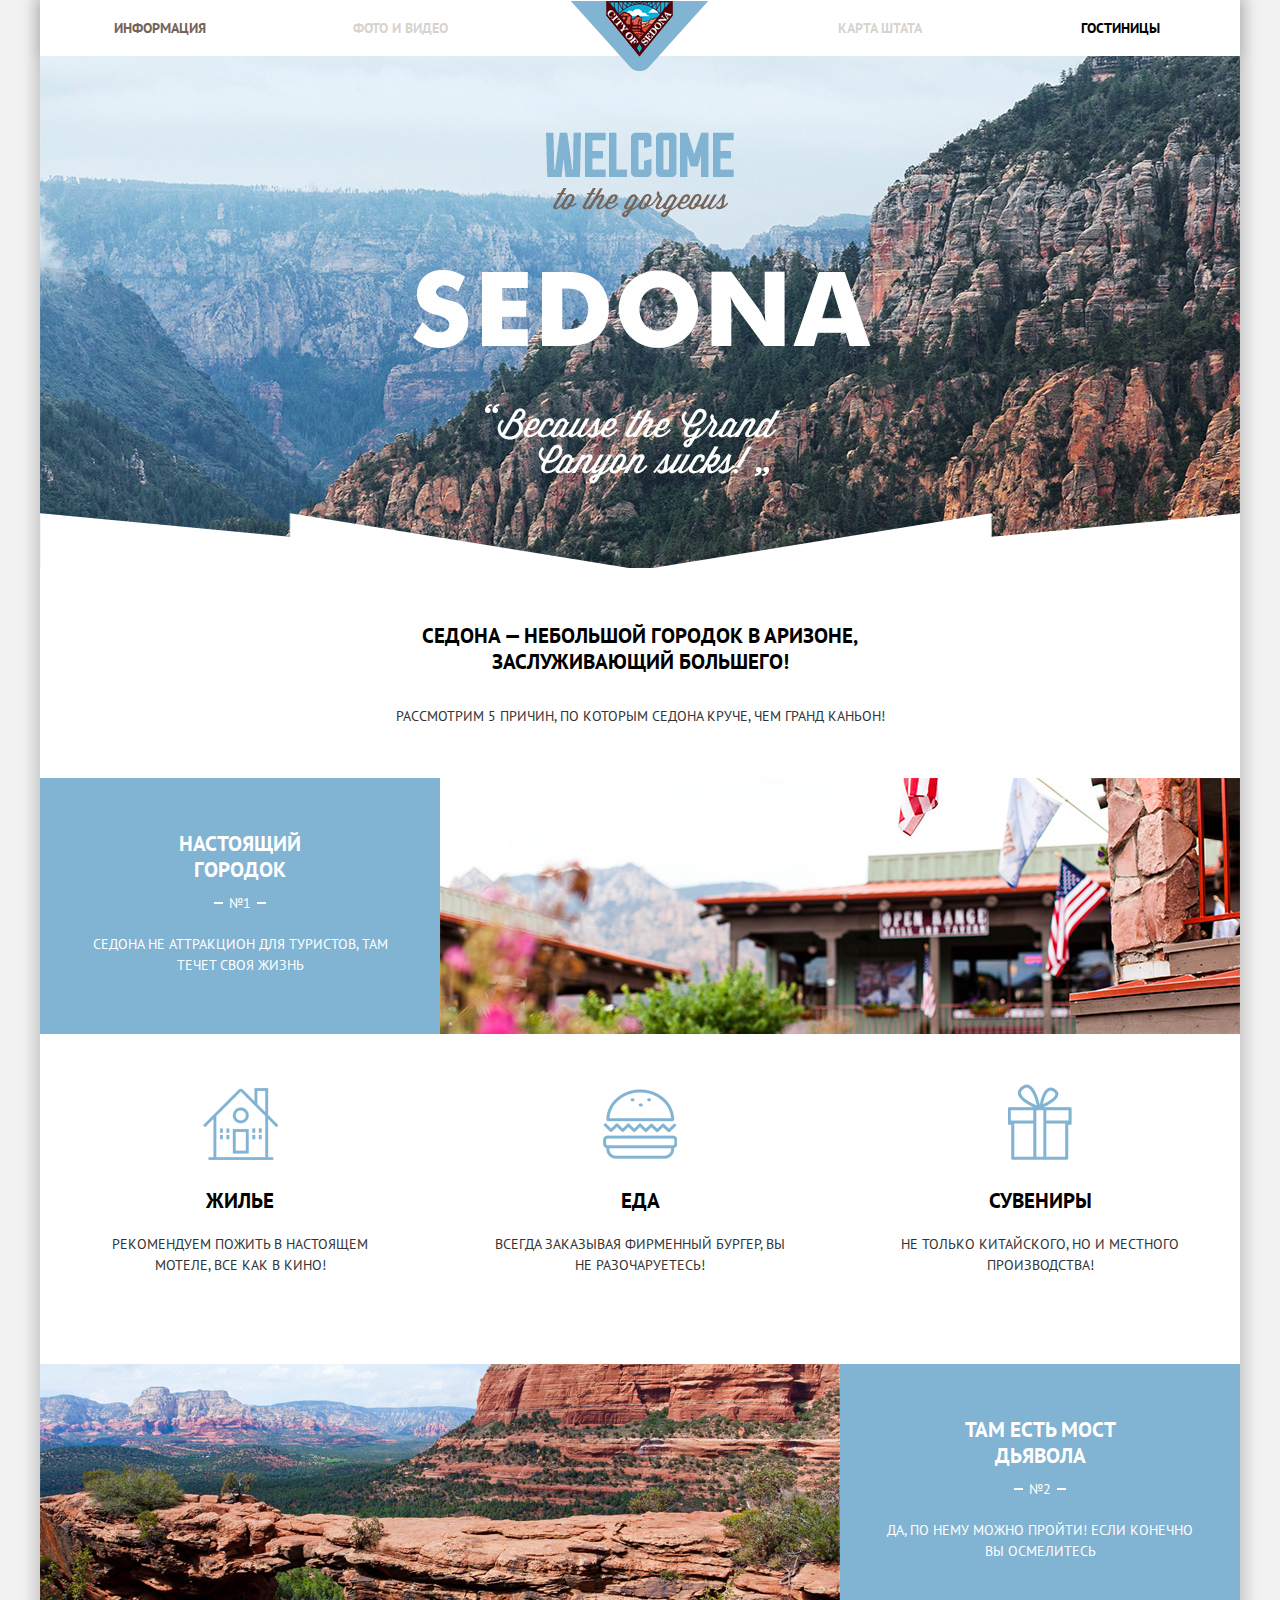
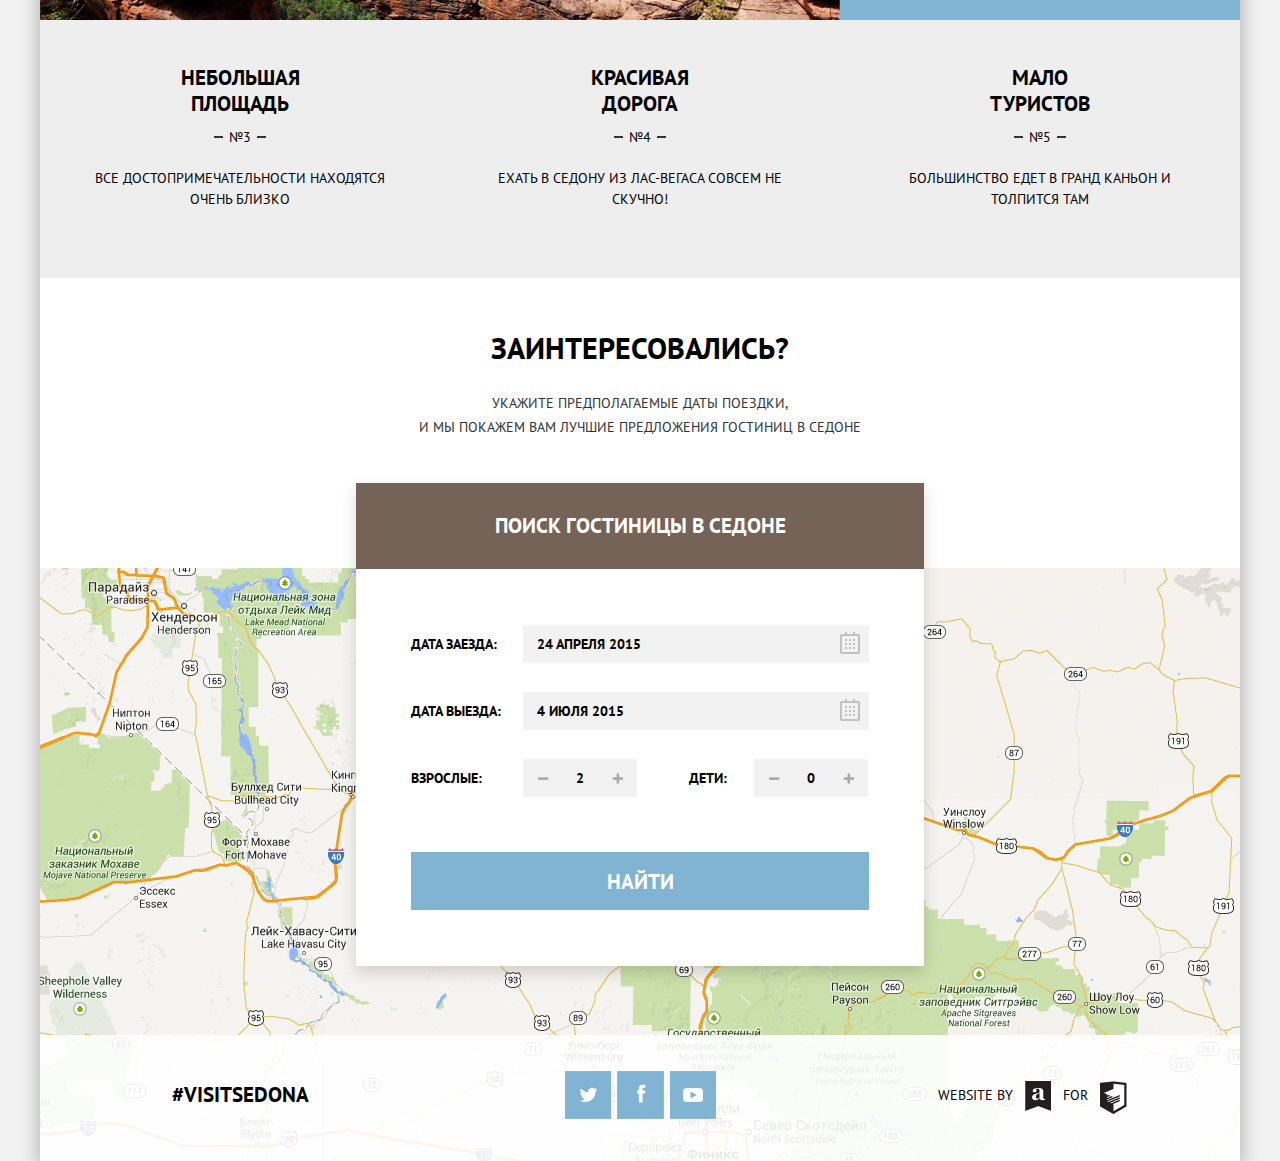
<file: index.html>
<!DOCTYPE html>
<html lang="ru">
<head>
  <meta charset="UTF-8">
  <title>Sedona</title>
  <link href='http://fonts.googleapis.com/css?family=PT+Sans:400,700&amp;subset=latin,cyrillic' rel='stylesheet' type='text/css'>
  <link rel="stylesheet" href="style/main.css">
  <link rel="icon" type="image/png" href="favicon-96x96.png" sizes="96x96">
  <link rel="icon" type="image/png" href="favicon-64x64.png" sizes="64x64">
  <link rel="icon" type="image/png" href="favicon-32x32.png" sizes="32x32">
  <link rel="icon" type="image/png" href="favicon-16x16.png" sizes="16x16">
</head>
<body>

  <!-- Header -->
  <div class="container">
    <header class="header-index">
      <nav>
        <ul class="menu">
          <li><a class="active" href="index.html">Информация</a></li>
          <li><a class="disabled" href="#">Фото и видео</a></li>
          <li class="logo"><a href="index.html">Logo</a></li>
          <li><a href="#" class="disabled">Карта штата</a></li>
          <li><a href="hotels.html">Гостиницы</a></li>
        </ul>
      </nav>
    </header>

    <!-- Content -->
    <main class="main-index">
      <div class="welcome">
        <div class="welcome-text"></div>
        <div class="welcome-mask"><img src="img/index-bgr-mask1200.png" alt=""></div>
      </div>

      <section class="promo">
        <div class="promo-header">
          <p class="promo-header-title">Седона — небольшой городок в Аризоне, заслуживающий большего!</p>
          <p class="promo-header-text">Рассмотрим 5 причин, по которым Седона круче, чем гранд каньон!</p>
        </div>

    <div class="row">
        <div class="col col1">
          <div class="feature big">
            <p class="promo-title">Настоящий городок</p>
            <p class="promo-text number">№1</p>
            <p class="promo-text">Седона не аттракцион для туристов, там течет своя жизнь</p>
          </div>
        </div>
        <div class="col col2">
          <div class="promo-img-wrapper">
            <img src="img/promo-img-1.jpg" alt="Седона - настоящий городок">
          </div>
        </div>
    </div>

    <div class="row">
        <div class="col col1">
          <div class="feature small">
            <p class="promo-title icon accommodation">Жилье</p>
            <p class="promo-text">Рекомендуем пожить в настоящем мотеле, все как в кино!</p>
          </div>
        </div>
        <div class="col col1">
          <div class="feature small icon food">
            <p class="promo-title">Еда</p>
            <p class="promo-text">Всегда заказывая фирменный бургер, Вы не разочаруетесь!</p>
          </div>
        </div>
        <div class="col col1">
          <div class="feature small icon souvenirs">
            <p class="promo-title">Сувениры</p>
            <p class="promo-text">Не только китайского, но и местного производства!</p>
          </div>
        </div>
    </div>

    <div class="row">
        <div class="col col2">
          <div class="promo-img-wrapper">
            <img src="img/promo-img-2.jpg" alt="Мост дьявола">
          </div>
        </div>
        <div class="col col1">
          <div class="feature big">
            <p class="promo-title">Там есть мост дьявола</p>
            <p class="promo-text number">№2</p>
            <p class="promo-text">Да, по нему можно пройти! Если конечно вы осмелитесь</p>
          </div>
        </div>
    </div>

    <div class="row">
        <div class="col col1">
          <div class="feature grey">
            <p class="promo-title">Небольшая площадь</p>
            <p class="promo-text number">№3</p>
            <p class="promo-text">Все достопримеча&shy;тельности находятся очень близко</p>
          </div>
        </div>
        <div class="col col1">
          <div class="feature grey">
            <p class="promo-title">Красивая дорога</p>
            <p class="promo-text number">№4</p>
            <p class="promo-text">Ехать в Седону из Лас-Вегаса совсем не скучно!</p>
          </div>
        </div>
        <div class="col col1">
          <div class="feature grey">
            <p class="promo-title">Мало туристов</p>
            <p class="promo-text number">№5</p>
            <p class="promo-text">Большинство едет в Гранд Каньон и толпится там</p>
          </div>
        </div>
    </div>

    </section>

      <section class="search">
        <p class="search-title">Заинтересовались?</p>
        <p class="search-text">Укажите предполагаемые даты поездки,<br> и мы покажем вам лучшие предложения гостиниц в Седоне</p>
        <div class="map"></div>

        <form action="#" method="get" class="search-form">
          <h2 class="search-form-title">Поиск гостиницы в Седоне</h2>
          <div class="search-form-content">
            <p>
              <label for="checkin">Дата заезда:</label>
              <span class="date-span">
                <input type="text" id="checkin" class="date-input" value="24 апреля 2015">
                <label for="checkin" class="search-form-calendar">Date</label>
              </span>
            </p>
            <p>
              <label for="checkout">Дата выезда:</label>
              <span>
                <input type="text" id="checkout" class="date-input" value="4 июля 2015">
                <label for="checkout" class="search-form-calendar">Date</label>
              </span>
            </p>

            <p class="adults">
              <label for="adults">Взрослые:</label>
              <span class="input-wrapper">
                <a class="search-form-minus" href="#">Less</a>
                <input class="people-number" id="adults" type="text" pattern="[0-9]*" value="2" min="0">
                <a class="search-form-plus" href="#">More</a>
              </span>
            </p>
            <p class="children">
              <label for="children">Дети:</label>
              <span class="input-wrapper">
                <a class="search-form-minus" href="#">Less</a>
                <input class="people-number" id="children" type="text" pattern="[0-9]*" value="0" min="0">
                <a class="search-form-plus" href="#">More</a>
              </span>
            </p>

            <input type="submit" value="Найти" disabled>
          </div>
        </form>
      </section>
    </main>


    <!-- Footer -->
    <footer class="index">
      <div class="col col1">
        <a href="http://instagram.com/" class="hashtag" target="blank">#Visitsedona</a>
      </div>
      <div class="col col1">
        <div class="social">
          <a href="https://twitter.com/" class="social-icon tw" target="blank">Twitter</a>
          <a href="https://www.facebook.com/" class="social-icon fb" target="blank">Facebook</a>
          <a href="http://www.youtube.com/" class="social-icon youtube" target="blank">Youtube</a>
        </div>
      </div>
      <div class="col col1">
        <p class="copyright">Website by <a href="http://glukhanko.ru/" class="glukhanko" target="blank">Glukhanko</a> for <a href="http://htmlacademy.ru/" class="academy" target="blank">HTML Academy</a></p>
      </div>
    </footer>
  </div> <!-- container closure -->

  <script src="js/jquery-1.11.1.min.js"></script>
  <script type="text/javascript" src="js/jquery.plugin.min.js"></script>
  <script type="text/javascript" src="js/jquery.datepick.min.js"></script>
  <script type="text/javascript" src="js/jquery.nouislider.all.min.js"></script>
  <script src="js/main.js"></script>

</body>
</html>
</file>
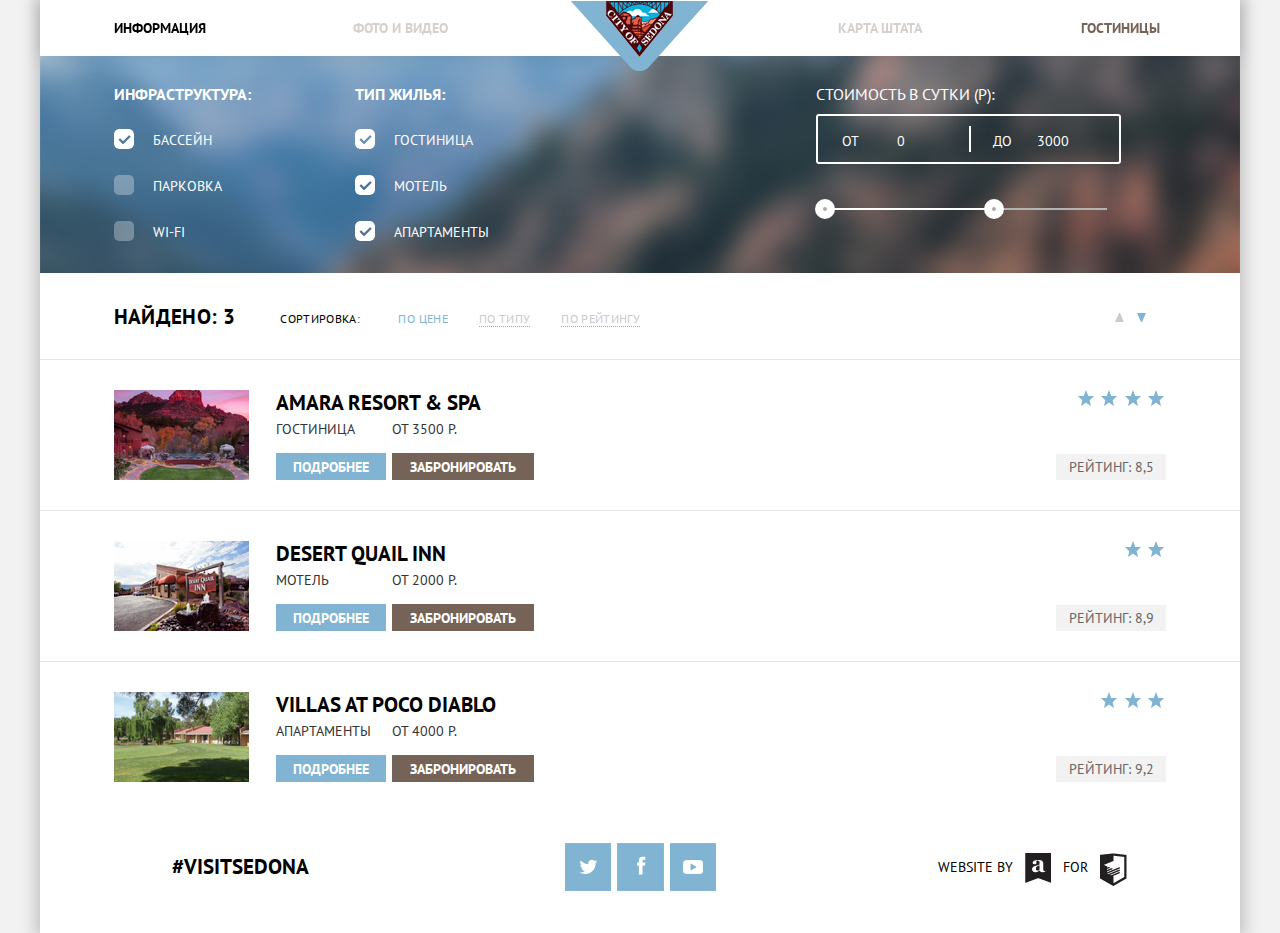
<file: hotels.html>
<!DOCTYPE html>
<html lang="ru">
<head>
  <meta charset="UTF-8">
  <title>Sedona / Hotels</title>
  <link href='http://fonts.googleapis.com/css?family=PT+Sans:400,700&amp;subset=latin,cyrillic' rel='stylesheet' type='text/css'>
  <link rel="stylesheet" href="style/main.css">
  <link rel="icon" type="image/png" href="favicon-96x96.png" sizes="96x96">
  <link rel="icon" type="image/png" href="favicon-64x64.png" sizes="64x64">
  <link rel="icon" type="image/png" href="favicon-32x32.png" sizes="32x32">
  <link rel="icon" type="image/png" href="favicon-16x16.png" sizes="16x16">
</head>
<body>

  <!-- Header -->
  <div class="container">
    <header class="static">
      <nav>
        <ul class="menu">
          <li><a href="index.html">Информация</a></li>
          <li><a class="disabled" href="#">Фото и видео</a></li>
          <li class="logo"><a href="index.html">Logo</a></li>
          <li><a class="disabled" href="#">Карта штата</a></li>
          <li><a class="active" href="hotels.html">Гостиницы</a></li>
        </ul>
      </nav>
    </header>

    <!-- Content -->
    <main class="main">

      <section class="filter">

        <div class="col col2">
          <form action="#" method="get" class="filter-category">
            <p class="filter-title">Инфраструктура:</p>
            <p><input type="checkbox" id="infrastr-1" name="pool" value="pool" checked><label for="infrastr-1">Бассейн</label></p>
            <p><input type="checkbox" id="infrastr-2" name="parking" value="parking"><label for="infrastr-2">Парковка</label></p>
            <p><input type="checkbox" id="infrastr-3" name="wifi" value="wifi"><label for="infrastr-3">Wi-fi</label></p>
          </form>

          <form action="#" method="get" class="filter-category">
            <p class="filter-title">Тип жилья:</p>
            <p><input type="checkbox" id="type-1" name="hotel" value="hotel" checked><label for="type-1">Гостиница</label></p>
            <p><input type="checkbox" id="type-2" name="motel" value="motel" checked><label for="type-2">Мотель</label></p>
            <p><input type="checkbox" id="type-3" name="apartments" value="apartments" checked><label for="type-3">Апартаменты</label></p>
          </form>
        </div>

        <div class="col col1">
          <div class="filter-price">
            <p class="filter-title price">Стоимость в сутки (р):</p>

            <div class="filter-price-slider">
              <div class="price-control">
                <p class="price-from"><label for="price-from">от</label><input class="min-price" id="price-from" type="number" value="0" min="0" max="5000" pattern="[0-9]*"></p>
                <p class="price-to"><label for="price-to">до</label><input class="max-price" id="price-to" type="number" value="3000" min="0" max="5000" pattern="[0-9]*"></p>
              </div>

            <div class="range-control">  <!-- noUi slider is here -->
              <div class="scale"><div class="bar"></div></div>
                <div class="toggle min-toggle"></div>
                <div class="toggle max-toggle"></div>
              </div>
            </div>

          </div>
        </div>

      </section>

      <section class="results">

        <div class="results-wrapper">
          <div class="sorting">
            <div class="sorting-text">
              <p class="results-title">Найдено: <span class="quantity">3</span></p>
              <p class="sorting-title">Сортировка:</p>
              <ul class="sorting-list">
                <li><a class="sorting-active disabled" href="#">По цене</a></li>
                <li><a class="disabled" href="#">По типу</a></li>
                <li><a class="disabled" href="#">По рейтингу</a></li>
              </ul>
            </div>
            <div class="sorting-controls">
              <a class="arrow ascending" href="#"></a>
              <a class="arrow descending down-active" href="#"></a>
            </div>
          </div>
        </div>

        <div class="items">

          <div class="item">
            <div class="results-wrapper">
              <div class="item-wrapper">
                <div class="itempic-wrapper"><img src="img/hotel-img1.jpg" alt="Amara Resort & Spa"></div>

                <div class="item-description">
                  <a href="#" class="item-title">Amara Resort & Spa</a>
                  <div class="item-text">
                    <p>Гостиница</p>
                    <p>от 3500 р.</p>
                  </div>
                  <p class="item-btns">
                    <a href="#" class="item-btn details">Подробнее</a>
                    <a href="#" class="item-btn book">Забронировать</a>
                  </p>
                </div>
              </div>

              <div class="item-rating">
                <div class="rating-stars">
                  <span></span>
                  <span></span>
                  <span></span>
                  <span></span>
                </div>
                <p class="rating-text">Рейтинг: 8,5</p>
              </div>
            </div>
          </div>

          <div class="item">
            <div class="results-wrapper">
              <div class="item-wrapper">
                <div class="itempic-wrapper"><img src="img/hotel-img2.jpg" alt="Desert Quail Inn"></div>

                <div class="item-description">
                  <a href="#" class="item-title">Desert Quail Inn</a>
                  <div class="item-text">
                    <p>Мотель</p>
                    <p>от 2000 р.</p>
                  </div>
                  <p class="item-btns">
                    <a href="#" class="item-btn details">Подробнее</a>
                    <a href="#" class="item-btn book">Забронировать</a>
                  </p>
                </div>
              </div>

              <div class="item-rating">
                <div class="rating-stars">
                  <span></span>
                  <span></span>
                </div>
                <p class="rating-text">Рейтинг: 8,9</p>
              </div>
            </div>
          </div>

          <div class="item">
            <div class="results-wrapper">
              <div class="item-wrapper">
                <div class="itempic-wrapper"><img src="img/hotel-img3.jpg" alt="Villas at Poco Diablo"></div>

                <div class="item-description">
                  <a href="#" class="item-title">Villas at Poco Diablo</a>
                  <div class="item-text">
                    <p class="item-description">Апартаменты</p>
                    <p>от 4000 р.</p>
                  </div>
                  <p class="item-btns">
                    <a href="#" class="item-btn details">Подробнее</a>
                    <a href="#" class="item-btn book">Забронировать</a>
                  </p>
                </div>
              </div>

              <div class="item-rating">
                <div class="rating-stars">
                  <span></span>
                  <span></span>
                  <span></span>
                </div>
                <p class="rating-text">Рейтинг: 9,2</p>
              </div>
            </div>
          </div>

        </div>

      </section>
    </main>

    <!-- Footer -->
    <footer>
      <div class="col col1">
        <a href="#" class="hashtag" target="_blank">#Visitsedona</a>
      </div>
      <div class="col col1">
        <div class="social">
          <a href="https://twitter.com/" class="social-icon tw" target="_blank">Twitter</a>
          <a href="https://www.facebook.com/" class="social-icon fb" target="_blank">Facebook</a>
          <a href="http://www.youtube.com/" class="social-icon youtube" target="_blank">Youtube</a>
        </div>
      </div>
      <div class="col col1">
        <p class="copyright">Website by <a href="http://glukhanko.ru/" class="glukhanko" target="_blank">Glukhanko</a> for <a href="http://htmlacademy.ru/" class="academy" target="_blank">HTML Academy</a></p>
      </div>
    </footer>
  </div> <!-- container closure -->

  <script src="js/jquery-1.11.1.min.js"></script>
  <script type="text/javascript" src="js/jquery.nouislider.all.min.js"></script>
  <script src="js/main.js"></script>

</body>
</html>
</file>
<file: style/main.css>
/* RESET */

/**
 * html5doctor.com Reset Stylesheet v1.6.1 (http://html5doctor.com/html-5-reset-stylesheet/)
 * Richard Clark (http://richclarkdesign.com)
 * http://cssreset.com
 */
html, body, div, span, object, iframe,
h1, h2, h3, h4, h5, h6, p, blockquote, pre,
abbr, address, cite, code,
del, dfn, em, img, ins, kbd, q, samp,
small, strong, sub, sup, var,
b, i,
dl, dt, dd, ol, ul, li,
fieldset, form, label, legend,
table, caption, tbody, tfoot, thead, tr, th, td,
article, aside, canvas, details, figcaption, figure,
footer, hgroup, menu, section, summary,
time, mark, audio, video, main, nav, header {
  margin:0;
  padding:0;
  border:0;
  outline:0;
  font-size:100%;
  vertical-align:baseline;
  background:transparent;
}

input:focus,
textarea:focus {
  outline: none;
}

body {
  line-height:1;
}
article,aside,details,figcaption,figure,
footer,header,hgroup,menu,nav,section {
  display:block;
}
nav ul {
  list-style:none;
}
blockquote, q {
  quotes:none;
}
blockquote:before, blockquote:after,
q:before, q:after {
  content:'';
  content:none;
}
a {
  margin:0;
  padding:0;
  /*font-size:100%;*/
  vertical-align:baseline;
  background:transparent;
}

table {
  border-collapse:collapse;
  border-spacing:0;
}
/* change border colour to suit your needs */
hr {
  display:block;
  height:1px;
  border:0;
  border-top:1px solid #cccccc;
  margin:1em 0;
  padding:0;
}
input, select {
  vertical-align:middle;
}



/* DATEPICK PLUGIN STYLES */

/* Default styling for jQuery Datepicker v5.0.0. */
.datepick {
  background-color: #fff;
  color: #000;
/*  border: 1px solid #444;*/
  border: 2px solid #ebebeb;
    border-radius: 0.25em;
    border-top: none;
    -moz-border-radius: 0.25em;
    -webkit-border-radius: 0.25em;
  font-family: 'PT Sans', sans-serif;
  font-size: 90%;
  box-shadow: 5px 5px 25px -10px rgba(0,0,0,0.5);
}
.datepick-rtl {
  direction: rtl;
}
.datepick-popup {
  z-index: 50;
}
.datepick-disable {
  position: absolute;
  z-index: 40;
  background-color: white;
  opacity: 0.5;
  filter: alpha(opacity=50);
}
.datepick a {
  color: #000;
  text-decoration: none;
}
.datepick a.datepick-disabled {
  color: #888;
  cursor: auto;
}
.datepick button {
  margin: 0.25em;
  padding: 0.125em 0em;
  background-color: #fcc;
  border: none;
  border-radius: 0.25em;
  -moz-border-radius: 0.25em;
  -webkit-border-radius: 0.25em;
  font-weight: bold;
}
.datepick-nav, .datepick-ctrl {
  float: left;
  width: 100%;
  background-color: #f2f2f2;
  color: #000000;
  font-size: 90%;
  font-weight: bold;
  opacity: 0.7;
  line-height: 18px;
}
.datepick-ctrl {
  background-color: #f2f2f2;
  font-size: 85%;
}
.datepick-cmd {
  width: 30%;
}
.datepick-cmd:hover {
  background-color: rgba(118,99,87,0.8);
}
.datepick-cmd-prevJump, .datepick-cmd-nextJump {
  width: 8%;
}
a.datepick-cmd {
  height: 1.5em;
}
button.datepick-cmd {
  text-align: center;
}
.datepick-cmd-prev, .datepick-cmd-prevJump, .datepick-cmd-clear {
  float: left;
  padding-left: 2%;
}
.datepick-cmd-current, .datepick-cmd-today {
  float: left;
  width: 35%;
  text-align: center;
}
.datepick-cmd-next, .datepick-cmd-nextJump, .datepick-cmd-close {
  float: right;
  padding-right: 2%;
  text-align: right;
}
.datepick-rtl .datepick-cmd-prev, .datepick-rtl .datepick-cmd-prevJump,
.datepick-rtl .datepick-cmd-clear {
  float: right;
  padding-left: 0%;
  padding-right: 2%;
  text-align: right;
}
.datepick-rtl .datepick-cmd-current, .datepick-rtl .datepick-cmd-today {
  float: right;
}
.datepick-rtl .datepick-cmd-next, .datepick-rtl .datepick-cmd-nextJump,
.datepick-rtl .datepick-cmd-close {
  float: left;
  padding-left: 2%;
  padding-right: 0%;
  text-align: left;
}
.datepick-month-nav {
  float: left;
  background-color: #777;
  text-align: center;
}
.datepick-month-nav div {
  float: left;
  width: 12.5%;
  margin: 1%;
  padding: 1%;
}
.datepick-month-nav span {
  color: #888;
}
.datepick-month-row {
  clear: left;
}
.datepick-month {
  float: left;
  width: 15em;
  /*border: 1px solid #444;*/
  text-align: center;
}
.datepick-month-header, .datepick-month-header select, .datepick-month-header input {
  height: 1.5em;
  background-color: #f2f2f2;
  color: #000;
  font-weight: bold;
  opacity: 0.8;
  font-family: 'PT Sans', sans-serif;
}
.datepick-month-header select, .datepick-month-header input {
  height: 1.4em;
  margin: 0em;
  padding: 0em;
  border: none;
  font-size: 100%;
}
.datepick-month-header input {
  position: absolute;
  display: none;
}
.datepick-month table {
  width: 100%;
  border-collapse: collapse;
}
.datepick-month thead {
  /*border-bottom: 1px solid #aaa;*/
}
.datepick-month th, .datepick-month td {
  margin: 0em;
  padding: 0em;
  font-weight: normal;
  text-align: center;
}
.datepick-month th {
  /*border: 1px solid #ebebeb;*/
}
.datepick-month th, .datepick-month th a {
  background-color: rgba(118,99,87,0.6);
  color: #fff;
}
.datepick-month td {
  background-color: #eee;
  border: 1px solid #ebebeb;
}
.datepick-month td.datepick-week {
  border: 1px solid #777;
}
.datepick-month td.datepick-week * {
  background-color: #777;
  color: #fff;
  border: none;
}
.datepick-month a {
  display: block;
  width: 100%;
  padding: 0.125em 0em;
  background-color: #eee;
  color: #000;
  text-decoration: none;
}
.datepick-month span {
  display: block;
  width: 100%;
  padding: 0.125em 0em;
}
.datepick-month td span {
  color: #888;
}
.datepick-month td .datepick-other-month {
  background-color: #ddd;
  opacity: 0.5;
}
.datepick-month td .datepick-weekend {
  background-color: #ddd;
}
.datepick-month td .datepick-today {
  background-color: rgba(118,99,87,0.6);
}
.datepick-month td .datepick-highlight {
  background-color: rgba(129,179,210,0.5);
}
.datepick-month td .datepick-selected {
  background-color: #81b3d2;
  color: #fff;
}
.datepick-month th.datepick-week {
  /*background-color: #81b3d2;*/
  color: #fff;
}
.datepick-status {
  clear: both;
  background-color: #ddd;
  text-align: center;
}
.datepick-clear-fix {
  clear: both;
}



/* GENERAL */

html {
  height: 100%;
}

body {
  font-family: 'PT Sans', sans-serif;
  text-transform: uppercase;
  font-size: 14px;
}

.container {
  display: table;
  height: 100%;
  min-width: 768px;
  width: 100%;
  margin: 0 auto;
  text-align: center;
  background: #ffffff;
  position: relative;
}

a {
  text-decoration: none;
  color: #000000;
}

.col {
  float: left;
  box-sizing: border-box;
}

.col1 {
  width:33.333333%;
}

.col2 {
  width:66.666666%;
}

.row:after,
.wrapper:before,
.welcome:before,
main:before,
.main:before,
header:after,
.item:after,
.container:after,
.promo:after,
.filter:after,
.item-rating:after,
.results-wrapper:after,
nav:after {
  content: "";
  display: table;
  clear: both;
}

header, nav, section, article, aside, footer, main {
   display:block;
}

main {
  display: block;
  padding: 56px 0 120px;
}

.main-index {
  padding: 0;
}

.main-index.scrolled {
  padding-top: 56px;
}


/* HEADER */

header {
  display: block;
  text-align: center;
  font-weight: 700;
  background: #fff;
  min-width: 768px;
  z-index: 60;
  position: fixed;
  width: 100%;
  box-shadow:0px 0px 15px 1px rgba(0,1,1,0.1);
}

.header-index {
  position: static;
  top: -56px;
}

.header-index.fixed {
  position: fixed;
  box-shadow: 0px 0px 15px 1px rgba(0,1,1,0.1);
  border-radius: 1px;
}

.menu {
  font-size: 0;
}

.menu li {
  display: inline-block;
  width: 20%;
}

.menu a {
  display: inline-block;
  width: 100%;
  font-size: 14px;
  line-height: 56px;
}

.menu a:hover {
  color: #81b3d2;
}

.menu a:active {
  color: rgba(0,0,0,0.3);
}

.menu a.active {
  color: rgba(118,99,87,1);
  pointer-events:none;
  cursor: default;
}

.menu a.active:hover {
  color: rgba(96,78,67,1);
}

.menu a.active:active {
  color: rgba(118,99,87,0.3);
}

.menu a.disabled {
  color: rgba(118,99,87,0.3);
  pointer-events:none;
}

.menu .logo {
  position: relative;
}

.menu .logo a {
  position: absolute;
  text-indent: -9999px;
  background: url(../img/logo.png) no-repeat 50% 0;
  z-index: 10;
  height: 70px;
  top: -32px;
  left: 0;
}


/* FOOTER */

footer {
  position: absolute;
  bottom: 0;
  left: 0;
  box-sizing: border-box;
  width: 100%;
  background: rgba(255, 255, 255, 0.9);
  padding: 36px 0;
}

.hashtag {
  font-weight: 700;
  font-size: 21px;
  vertical-align: middle;
  line-height: 48px;
}

.social {
  font-size: 0;
}

.social-icon {
  display: inline-block;
  vertical-align: middle;
  width: 46px;
  height: 48px;
  font-size: 0;
  background: url(../img/footer-icons.png) no-repeat;
  margin: 0 6px 6px 0;
}

.social-icon.fb {
  background: url(../img/footer-icons.png) -47px 0 no-repeat;
  width: 47px;
}

.social-icon.youtube {
  background: url(../img/footer-icons.png) -95px 0 no-repeat;
}

.social-icon:hover {
  background-position: 0 -49px;
}

.social-icon.fb:hover {
  background-position: -47px -49px;
}

.social-icon.youtube:hover {
  background-position: -95px -49px;
}

.social-icon:active {
  background-position: 0 -98px;
}

.social-icon.fb:active {
  background-position: -47px -98px;
}

.social-icon.youtube:active {
  background-position: -95px -98px;
}

.social-icon:last-child {
  margin-right: 0;
}

.copyright {
  line-height: 48px;
  padding-right: 3px;
}

.copyright a {
  display: inline-block;
  vertical-align: middle;
  font-size: 0;
  background: url(../img/footer-icons.png) -142px 0 no-repeat;
  width: 26px;
  height: 34px;
  margin: 0 8px;
}

.copyright>.academy {
  background-position: -169px 0;
  width: 31px;
  height: 34px;
}

.copyright a:hover {
  background-position: -142px -34px;
}

.copyright>.academy:hover {
  background-position: -169px -34px;
}

.copyright a:active {
  background-position: -142px -68px;
}

.copyright>.academy:active {
  background-position: -169px -68px;
}


/* INDEX */

/* Welcome section */
.welcome {
  width: 100%;
  height: 512px;
  box-sizing: border-box;
  position: relative;
  overflow: hidden;
}

.welcome-text {
  height: 100%;
  width: 100%;
  background: url(../img/index-bgr1200.jpg) 50% -56px no-repeat;
}

.welcome-mask {
  position: absolute;
  left: 0;
  bottom: -4px;
}

.welcome-mask img {
  width: 100.2%;
  height: auto;
}

/* Promo section */
.feature {
  padding: 50px 45px 0;
  min-height: 256px;
}

.feature.big {
  background-color: #81b3d2;
  color: #ffffff;
  box-sizing: border-box;
  padding: 45px;
}

.feature.small {
  background-color: #ffffff;
  min-height: 330px;
  box-sizing: border-box;
}

.feature.grey {
  padding: 45px 40px;
  background-color: #eeeeee;
  min-height: 258px;
  box-sizing: border-box;
}

.promo-img-wrapper {
  height: 256px;
  overflow: hidden;
}

.promo-img-wrapper img {
  width: 100%;
  height: auto;
}

.promo-header {
  padding: 55px;
}

.promo-header-title,
.promo-title {
  font-weight: 700;
  width: 444px;
  margin: 0 auto 34px;
  font-size: 21px;
  line-height: 26px;
}

.promo-title {
  width: 153px;
  margin-bottom: 8px;
}

.promo-text {
  line-height: 21px;
  margin: 20px auto 0;
  -moz-hyphens: auto;
  -webkit-hyphens: auto;
  -ms-hyphens: auto;
}

.small .promo-text,
.promo-header-text {
  color: #333333;
}

.number {
  margin-top: 10px;
}

.number:before,
.number:after {
  display: inline-block;
  content: "";
  height: 2px;
  width: 9px;
  background-color: #ffffff;
  margin-bottom: 4px;
}

.number:before {
  margin-right: 6px;
}

.number:after {
  margin-left: 6px;
}

.small .number:before,
.small .number:after,
.grey .number:before,
.grey .number:after {
  background-color: #333333;
}

.icon:before {
  display: block;
  content: "";
  height: 76px;
  width: 75px;
  background: url(../img/promo-icons.png) no-repeat;
  margin: 0 auto 28px;
}

.food:before {
  background-position: -77px -1px;
}

.souvenirs:before {
  background-position: -153px 0;
  width: 65px;
}

/* Search section */
.search {
  padding-top: 55px;
  position: relative;
}

.search-title {
  font-weight: 700;
  font-size: 30px;
}

.search-text {
  width: 70%;
  line-height: 24px;
  margin: 28px auto 129px;
  color: #333333;
}

.map {
  background: url(../img/index-map.jpg) 0 -14px no-repeat;
  width: 100%;
  height: 593px;
}

/* Search form */
.search-form {
  width: 568px;
  min-height: 480px;
  position: absolute;
  z-index: 50;
  left: 50%;
  top: 205px;
  margin-left: -284px;
  box-sizing: border-box;
  box-shadow: 0 7px 15px 0 rgba(0, 1, 1, 0.15);
  text-align: left;
  font-weight: 700;
  font-size: 0;
}

.search-form-content {
  background-color: #ffffff;
  padding: 56px 55px;
  min-height: 395px;
  box-sizing: border-box;
}

.search-form-title {
  font-size: 21px;
  line-height: 86px;
  color: #ffffff;
  margin: 0 auto;
  background-color: #766357;
  text-align: center;
}

.search-form p {
  margin-bottom: 29px;
}

.search-form label {
  display: inline-block;
  width: 112px;
  font-size: 14px;
  vertical-align: middle;
  line-height: 21px;
}

.search-form input {
    -webkit-appearance:none;
  -webkit-border-radius:0px;
}

.search-form input[type="text"],
.search-form input[type="number"] {
  width: 100%;
  height: 38px;
  background-color: #f2f2f2;
  border: none;
  color: #000000;
  text-transform: uppercase;
  padding: 0 40px 0 14px;
  box-sizing: border-box;
  font-family: "PT Sans", sans-serif;
  font-weight: 700;
  font-size: 14px;
}

.search-form input[type="text"]:hover,
.search-form input[type="number"]:hover {
  background-color: #ebebeb;
}

.search-form input[type="text"]::-webkit-input-placeholder,
.search-form input[type="number"]::-webkit-input-placeholder {
  color: #000000;
}

.search-form input[type="text"]::-moz-placeholder,
.search-form input[type="number"]::-moz-placeholder {
  color: #000000;
}

.search-form input[type="text"]:-moz-placeholder,
.search-form input[type="number"]:-moz-placeholder {
  color: #000000;
}

.search-form input[type="text"]:-ms-input-placeholder,
.search-form input[type="number"]:-ms-input-placeholder {
  color: #000000;
}

.search-form .adults,
.search-form .children {
  display: inline-block;
  box-sizing: border-box;
  margin-bottom: 55px;
}

.adults {
  width: 233px;
  margin-right: 45px;
}

.children {
  width: 180px;
}

.search-form input[id="adults"],
.search-form input[id="children"] {
  width: 100%;
  padding: 0 40px;
  text-align: center;
  box-sizing: border-box;
}

.search-form input[type="number"] {
  text-align: center;
}

.search-form input[id="adults"]:focus,
.search-form input[id="children"]:focus {
  padding: 0 40px;
}

.children label {
  width: 65px;
}

.search-form input[type="submit"] {
  width: 100%;
  height: 58px;
  font-size: 21px;
  text-transform: uppercase;
  border: none;
  background-color: #81b3d2;
  color: #ffffff;
  font-weight: 700;
  font-family: "PT Sans", sans-serif;
}

.search-form p span {
  display: inline-block;
  position: relative;
  width: 346px;
}

.search-form .input-wrapper {
  width: 114px;
}

.search-form label.search-form-calendar{
  width: 20px;
  height: 22px;
  background: url([data-uri]) no-repeat;
  position: absolute;
  top: 50%;
  right: 9px;
  margin-top: -12px;
  font-size: 0;
  cursor: pointer;
}

.search-form-calendar:hover {
  background: url([data-uri]);
}

.search-form-calendar:active {
  background: url([data-uri]);
}

.search-form-minus {
  width: 24px;
  height: 20px;
  background: url([data-uri]) no-repeat 50% 50%;
  position: absolute;
  top: 50%;
  left: 8px;
  margin-top: -10px;
  font-size: 0;
}

.search-form-plus {
  width: 24px;
  height: 20px;
  background: url([data-uri]) no-repeat 50% 50%;
  position: absolute;
  top: 50%;
  right: 8px;
  margin-top: -10px;
  font-size: 0;
}

.search-form-minus:hover {
  background: url([data-uri]) no-repeat 50% 50%;
}

.search-form-minus:active {
  background: url([data-uri]) no-repeat 50% 50%;
}

.search-form-plus:hover {
  background: url([data-uri]) no-repeat 50% 50%;
}

.search-form-plus:active {
  background: url([data-uri]) no-repeat 50% 50%;
}

input::-webkit-outer-spin-button,
input::-webkit-inner-spin-button {
    /*display: none; <- Crashes Chrome on hover*/
    -webkit-appearance: none;
    margin: 0;
}

/* HOTELS */

li {
  list-style: none;
}

/* Checkbox filter */
.filter {
  min-height: 217px;
  box-sizing: border-box;
  background: url(../img/hotels-bgr1200.jpg) 0 -57px no-repeat;
  background-color: rgba(115,87,78,0.6);
  padding: 30px 6%;
  padding: 30px calc((20% - 93px)/2) 0;
  color: #ffffff;
  text-align: left;
}

.filter-title.price {
  margin-bottom: 12px;
  font-size: 16px;
}

.filter-category {
  display: inline-block;
  margin-right: 100px;
  vertical-align: top;
}

.filter-category:last-child {
  margin-right: 0;
}

.filter-category p {
  margin-bottom: 22px;
}

.filter-category p:last-child {
  margin-bottom: 28px;
}

.filter-category p.filter-title {
  font-weight: 700;
  margin-bottom: 25px;
  font-size: 16px;
  margin-bottom: 27px;
}

.filter-category:not(#foo) input[type="checkbox"] {
  display: none;
}

.filter-category input[type="checkbox"] + label:before {
  content: "";
  display: inline-block;
  height: 20px;
  width: 20px;
  background: rgba(255, 255, 255, 0.3);
  vertical-align: middle;
  margin-right: 19px;
  margin-bottom: 4px;
  border-radius: 5px;
}

.filter-category input[type="checkbox"]:checked + label:before {
  background: url(../img/hotels-checkbox.png);
}

.filter-category input[type="checkbox"] + label:hover:before {
  background: rgba(255, 255, 255, 0.6);
}

.filter-category input[type="checkbox"]:checked + label:hover:before {
  background: url(../img/hotels-checkbox.png);
  opacity: 0.6;
}

.filter-category input[type="checkbox"] + label:active:before {
  background: rgba(255, 255, 255, 1);
}

.filter-category input[type="checkbox"]:checked + label:active:before {
  background: url(../img/hotels-checkbox.png);
  opacity: 0.3;
}

.price-control {
  width: 87%;
  height: 50px;
  box-sizing: border-box;
  border: 2px solid #ffffff;
  border-radius: 3px;
  font-size: 14px;
  position: relative;
}

.price-control:before {
  content: "";
  display: block;
  height: 26px;
  width: 2px;
  background: #ffffff;
  position: absolute;
  top: 50%;
  left: 50%;
  margin-top: -13px;
  margin-left: 1px;
}

.price-control p {
  display: inline-block;
  text-align: center;
  line-height: 50px;
  width: 49%;
  margin: 0 auto;
  box-sizing: border-box;
  text-align: center;
}

.price-control input {
  font-family: 'PT Sans', sans-serif;
  font-size: 14px;
  box-sizing: border-box;
  width: 55%;
  padding-bottom: 4px;
  padding-left: 4px;
  text-align: center;
  color: #fff;
  border: none;
  background: transparent;
}


.range-control {
  margin: 44px 0px 0px 2.8%;
  position: relative;
  width: 80.2%;
}

/* ###################################
   STYLES FOR NO-UI PLUGIN RANGE SLIDER
   ################################### */

/* Functional styling;
 * These styles are required for noUiSlider to function. */
.noUi-target,
.noUi-target * {
-webkit-touch-callout: none;
-webkit-user-select: none;
-ms-touch-action: none;
-ms-user-select: none;
-moz-user-select: none;
-moz-box-sizing: border-box;
  box-sizing: border-box;
}

.noUi-target {
  position: relative;
  direction: ltr;
}

.noUi-base {
  width: 100%;
  height: 100%;
  position: relative;
}

.noUi-origin {
  position: absolute;
  right: 0;
  top: 0;
  left: 0;
  bottom: 0;
}

.noUi-handle {
  position: relative;
  z-index: 1;
  -webkit-box-sizing: content-box;
  -moz-box-sizing: content-box;
  box-sizing: content-box;
}

/* Slider size and handle placement */
.noUi-horizontal {
  height: 2px;
}

.noUi-horizontal .noUi-handle {
  width:4px;
  height:4px;
  border:8px solid #ffffff;
  background:#ababab;
  cursor:pointer;
  border-radius:50%;
  position: absolute;
  top: -9px;
  left:-10px;
}

.noUi-horizontal .noUi-handle:active {
  background:#1c4f80;
}

/* Styling */
.noUi-background {
  background: #b3b3b3;
}

.noUi-connect {
  background: #fff;
}

/*STYLES FOR INITIAL "NATIVE" RANGE SLIDER*/

/*.scale {
  height: 2px;
  background: rgba(255, 255, 255, 0.3);
  width: 98%;
  margin-left: 2px;
}

.bar {
  width: 71%;
  background: rgba(255, 255, 255, 1);
  height: 2px;
  margin-left: 2px;
}

.toggle {
  width:4px;
  height:4px;
  border:8px solid #ffffff;
  background:#ababab;
  cursor:pointer;
  border-radius:50%;
  position: absolute;
  top: -9px;
  left: 1px;
}

.toggle:active {
  background:#1c4f80;
}

.max-toggle {
  left: 70%;
}*/

.results-wrapper {
  text-align: left;
  padding: 0 6%;
  padding: 0 calc((20% - 93px)/2);
}

/* Sorting */
.sorting p,
.sorting-list,
.sorting-list li,
.sorting-controls,
.sorting-title {
  display: inline-block;
  vertical-align: top;
}

.results-title {
  font-size: 21px;
  font-weight: 700;
  margin-right: 42px;
}

.sorting {
  padding: 35px 0 31px;
  font-size: 11.5px;
  letter-spacing: 0.03em;
  line-height: 18px;
}

.sorting-text {
  display: inline-block;
  width: 94.8%;
  box-sizing: border-box;
}

.sorting-title {
  margin: 2px 35px 0 0;
}

.sorting-list {
  width: 55%;
  margin-top: 2px;
}

.sorting-list a {
  border-bottom: 1px dotted #81b3d2;
  margin-right: 2.4em;
  color: #cacaca;
  font-size: 11.5px;
  letter-spacing: 0.03em;
}

.sorting-list a:hover {
  color: #81b3d2;
}

.sorting-list a:active {
  color: #000000;
  border: none;
}

.sorting-list a.sorting-active {
  border-bottom: none;
  color: #81b3d2;
}

.sorting-conrols {
  font-size: 0;
  width: 5.2%;
  box-sizing: border-box;
  font-size: 0;
}

.arrow {
  display: inline-block;
  font-size: 0;
  height: 9px;
  width: 9px;
  margin-top: 5px;
}

.ascending {
background: url([data-uri]) no-repeat;
opacity: 0.2;
margin-right: 10px;
}

.arrow:hover {
  opacity: 1;
}

.descending {
background: url([data-uri]);
opacity: 0.2;
}

.down-active,
.descending:active {
background: url([data-uri]);
opacity: 1;
}

.up-active,
.ascending:active {
background: url([data-uri]);
opacity: 1;
}

/* Items */
.item {
  padding: 30px 0;
  border-top: 1px solid #e5e5e5;
}

.items:last-child {
  border-bottom: 1px solid #e5e5e5;
}

.itempic-wrapper,
.item-wrapper,
.item-description {
  display: inline-block;
  vertical-align: top;
  float: left;
}

.item-wrapper {
  width: 85%;
}

.item-description {
  max-width: 70%;
}

.itempic-wrapper {
  margin-right: 27px;
  overflow: hidden;
  width: 135px;
  height: 90px;
}

.itempic-wrapper img {
  width: 100%;
  height: auto;
}

.item-title {
  font-size: 21px;
  line-height: 26px;
  font-weight: 700;
}

.item-title:hover {
  color: #81b3d2;
}

.item-title:active {
  color: rgba(0,0,0,0.3);
}

.item-text {
  margin: 6px 0 17px;
  max-width: 265px;
  font-size: 0;
  color: #333333;
}

.item-text p {
  display: inline-block;
  font-size: 14px;
}

.item-text p:first-child{
  width: 44%;
}

.item-text p:last-child {
  width: 56%;
  vertical-align: top;
}

.item-btns,
.rating-stars {
  font-size: 0;
}

.item-btns:last-child {
  margin-right: 0;
}

.item-btn {
  display: inline-block;
  font-size: 14px;
  font-weight: 700;
  height: 27px;
  text-align: center;
  color: #ffffff;
  margin-right: 6px;
  box-sizing: border-box;
  padding-top: 7px;
}

.details:hover,
.search-form input[type="submit"]:hover {
  background-color: #669ec0;
}

.details:active,
.search-form input[type="submit"]:active {
  background-color: #5496bd;
  color: rgba(255,255,255,0.3);
}

.book:hover {
  background-color: #604e43;
}

.book:active {
  background-color: #503e33;
  color: rgba(255,255,255,0.3);
}

.details {
  width: 110px;
  background-color: #81b3d2;
}

.book {
  width: 142px;
  background-color: #766357;
}

.item-rating {
  display: inline-block;
  text-align: right;
  position: relative;
  width: 15%;
}

.rating-text {
  margin-top: 47px;
  width: 110px;
  height: 26px;
  box-sizing: border-box;
  padding-top: 6px;
  background-color: #f2f2f2;
  color: #666666;
  text-align: center;
  position: absolute;
  right: 0px;
}

.rating-stars>span {
  font-size: 0;
  display: inline-block;
  width: 19px;
  height: 17px;
  margin-left: 4.5px;
  background: url([data-uri]) no-repeat;
}


/* MEDIA QUERIES */

@media screen and (min-width: 1200px) {

  .container {
    width: 1200px;
    position: relative;
    z-index: 20;
    -webkit-box-shadow: 0 0 15px 5px rgba(0,1,1,0.2);
            box-shadow: 0 0 15px 5px rgba(0,1,1,0.2);
  }

  body {
    background: #f2f2f2;
    height: 100%;
  }

  header,
  .fixed {
    width: 1200px;
  }

  .col1 {
    width:33.334%;
  }

  .col2 {
    width:66.667%;
  }

  .feature.big {
    padding-top: 53px;
  }

  .item-description {
  max-width: 80%;
  }
}
</file>
